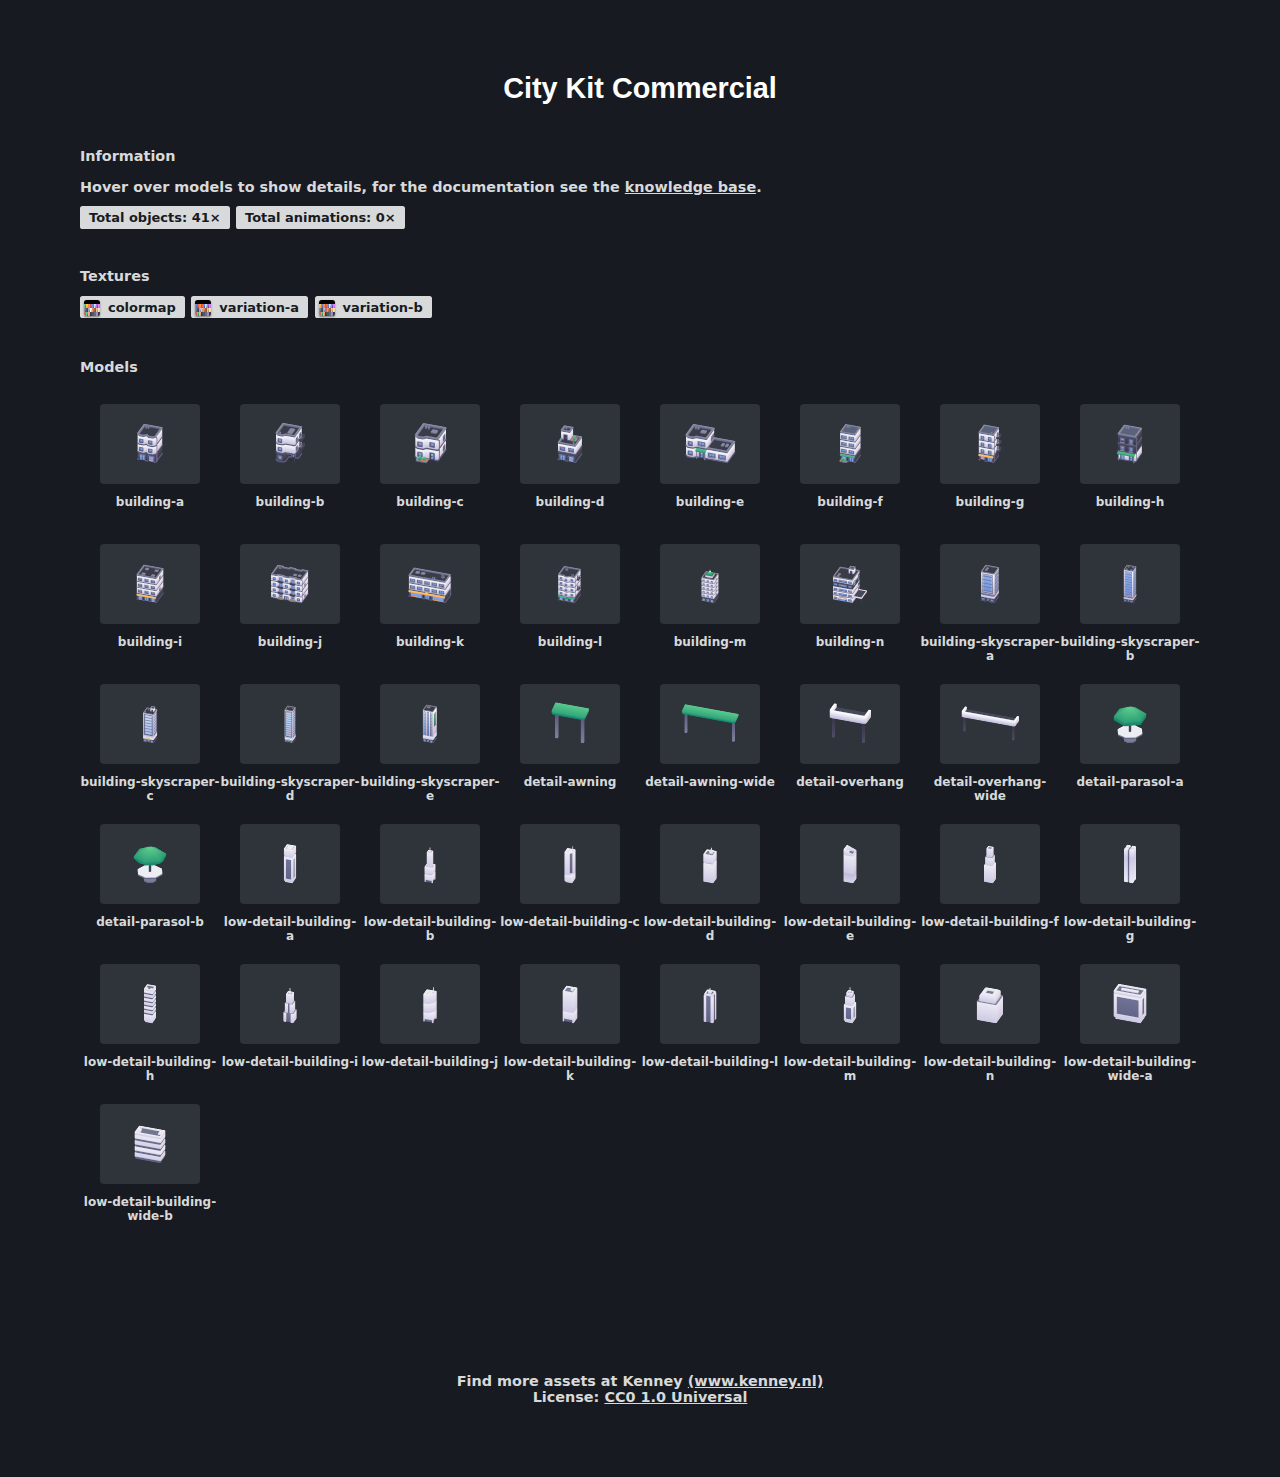
<file: static/assets/kenney_city-kit-commercial_2.1/Overview.html>
<!doctype html>

<html lang="en">
<head>
	<meta charset="utf-8">

	<title>City Kit Commercial</title>
	
	<meta name="description" content="Game assets overview">
	<meta name="author" content="Kenney">

</head>

<body>

	<div class='container header'><h1>City Kit Commercial</h1></div>
	
	<div class='container content'>
	
		<p><strong>Information</strong></p>
		
		<p>Hover over models to show details, for the documentation see the <a target='_blank' href='https://kenney.nl/knowledge-base/game-assets-3d/importing-3d-models-into-game-engines'>knowledge base</a>.</p>
		
		<p>
			<span class='data'><strong>Total objects:</strong> 41×</span><span class='data'><strong>Total animations:</strong> 0×</span>
		</p>
		
	</div>
	
	<div class='container content'>
	
		<p><strong>Textures</strong></p>
		
		<p><a href='Models/FBX format/Textures/colormap.png' target='_blank' class='data no-padding'><span class='swatch' style='background-image: url("Models/FBX format/Textures/colormap.png")'></span>colormap</a><a href='Models/Textures/variation-a.png' target='_blank' class='data no-padding'><span class='swatch' style='background-image: url("Models/Textures/variation-a.png")'></span>variation-a</a><a href='Models/Textures/variation-b.png' target='_blank' class='data no-padding'><span class='swatch' style='background-image: url("Models/Textures/variation-b.png")'></span>variation-b</a></p>
		
	</div>
	
	<div class='container content'>
	
		<p style='margin-bottom:2em'><strong>Models</strong></p>
		
		<div title='2074 vertices • 0 group(s) • 0 animation(s)' class='package'><img src='Previews/building-a.png'/><br>building-a</div>
<div title='2018 vertices • 0 group(s) • 0 animation(s)' class='package'><img src='Previews/building-b.png'/><br>building-b</div>
<div title='1953 vertices • 0 group(s) • 0 animation(s)' class='package'><img src='Previews/building-c.png'/><br>building-c</div>
<div title='1806 vertices • 0 group(s) • 0 animation(s)' class='package'><img src='Previews/building-d.png'/><br>building-d</div>
<div title='2443 vertices • 0 group(s) • 0 animation(s)' class='package'><img src='Previews/building-e.png'/><br>building-e</div>
<div title='2842 vertices • 0 group(s) • 0 animation(s)' class='package'><img src='Previews/building-f.png'/><br>building-f</div>
<div title='3176 vertices • 0 group(s) • 0 animation(s)' class='package'><img src='Previews/building-g.png'/><br>building-g</div>
<div title='2428 vertices • 0 group(s) • 0 animation(s)' class='package'><img src='Previews/building-h.png'/><br>building-h</div>
<div title='4012 vertices • 0 group(s) • 0 animation(s)' class='package'><img src='Previews/building-i.png'/><br>building-i</div>
<div title='8485 vertices • 0 group(s) • 0 animation(s)' class='package'><img src='Previews/building-j.png'/><br>building-j</div>
<div title='4736 vertices • 0 group(s) • 0 animation(s)' class='package'><img src='Previews/building-k.png'/><br>building-k</div>
<div title='5574 vertices • 0 group(s) • 0 animation(s)' class='package'><img src='Previews/building-l.png'/><br>building-l</div>
<div title='5764 vertices • 0 group(s) • 0 animation(s)' class='package'><img src='Previews/building-m.png'/><br>building-m</div>
<div title='6526 vertices • 0 group(s) • 0 animation(s)' class='package'><img src='Previews/building-n.png'/><br>building-n</div>
<div title='2118 vertices • 0 group(s) • 0 animation(s)' class='package'><img src='Previews/building-skyscraper-a.png'/><br>building-skyscraper-a</div>
<div title='2646 vertices • 0 group(s) • 0 animation(s)' class='package'><img src='Previews/building-skyscraper-b.png'/><br>building-skyscraper-b</div>
<div title='2862 vertices • 0 group(s) • 0 animation(s)' class='package'><img src='Previews/building-skyscraper-c.png'/><br>building-skyscraper-c</div>
<div title='3206 vertices • 0 group(s) • 0 animation(s)' class='package'><img src='Previews/building-skyscraper-d.png'/><br>building-skyscraper-d</div>
<div title='1938 vertices • 0 group(s) • 0 animation(s)' class='package'><img src='Previews/building-skyscraper-e.png'/><br>building-skyscraper-e</div>
<div title='76 vertices • 0 group(s) • 0 animation(s)' class='package'><img src='Previews/detail-awning.png'/><br>detail-awning</div>
<div title='76 vertices • 0 group(s) • 0 animation(s)' class='package'><img src='Previews/detail-awning-wide.png'/><br>detail-awning-wide</div>
<div title='100 vertices • 0 group(s) • 0 animation(s)' class='package'><img src='Previews/detail-overhang.png'/><br>detail-overhang</div>
<div title='100 vertices • 0 group(s) • 0 animation(s)' class='package'><img src='Previews/detail-overhang-wide.png'/><br>detail-overhang-wide</div>
<div title='172 vertices • 0 group(s) • 0 animation(s)' class='package'><img src='Previews/detail-parasol-a.png'/><br>detail-parasol-a</div>
<div title='208 vertices • 0 group(s) • 0 animation(s)' class='package'><img src='Previews/detail-parasol-b.png'/><br>detail-parasol-b</div>
<div title='252 vertices • 0 group(s) • 0 animation(s)' class='package'><img src='Previews/low-detail-building-a.png'/><br>low-detail-building-a</div>
<div title='280 vertices • 0 group(s) • 0 animation(s)' class='package'><img src='Previews/low-detail-building-b.png'/><br>low-detail-building-b</div>
<div title='210 vertices • 0 group(s) • 0 animation(s)' class='package'><img src='Previews/low-detail-building-c.png'/><br>low-detail-building-c</div>
<div title='140 vertices • 0 group(s) • 0 animation(s)' class='package'><img src='Previews/low-detail-building-d.png'/><br>low-detail-building-d</div>
<div title='128 vertices • 0 group(s) • 0 animation(s)' class='package'><img src='Previews/low-detail-building-e.png'/><br>low-detail-building-e</div>
<div title='104 vertices • 0 group(s) • 0 animation(s)' class='package'><img src='Previews/low-detail-building-f.png'/><br>low-detail-building-f</div>
<div title='280 vertices • 0 group(s) • 0 animation(s)' class='package'><img src='Previews/low-detail-building-g.png'/><br>low-detail-building-g</div>
<div title='476 vertices • 0 group(s) • 0 animation(s)' class='package'><img src='Previews/low-detail-building-h.png'/><br>low-detail-building-h</div>
<div title='200 vertices • 0 group(s) • 0 animation(s)' class='package'><img src='Previews/low-detail-building-i.png'/><br>low-detail-building-i</div>
<div title='282 vertices • 0 group(s) • 0 animation(s)' class='package'><img src='Previews/low-detail-building-j.png'/><br>low-detail-building-j</div>
<div title='116 vertices • 0 group(s) • 0 animation(s)' class='package'><img src='Previews/low-detail-building-k.png'/><br>low-detail-building-k</div>
<div title='208 vertices • 0 group(s) • 0 animation(s)' class='package'><img src='Previews/low-detail-building-l.png'/><br>low-detail-building-l</div>
<div title='256 vertices • 0 group(s) • 0 animation(s)' class='package'><img src='Previews/low-detail-building-m.png'/><br>low-detail-building-m</div>
<div title='84 vertices • 0 group(s) • 0 animation(s)' class='package'><img src='Previews/low-detail-building-n.png'/><br>low-detail-building-n</div>
<div title='220 vertices • 0 group(s) • 0 animation(s)' class='package'><img src='Previews/low-detail-building-wide-a.png'/><br>low-detail-building-wide-a</div>
<div title='324 vertices • 0 group(s) • 0 animation(s)' class='package'><img src='Previews/low-detail-building-wide-b.png'/><br>low-detail-building-wide-b</div>

		
	</div>
	
	<div class='clear'></div>
	
	<div class='container footer'>
	
		Find more assets at Kenney <a href='https://kenney.nl/assets'>(www.kenney.nl)</a><br>
		
		License: <a href='https://creativecommons.org/publicdomain/zero/1.0/'>CC0 1.0 Universal</a>
	
	</div>

</body>

	<style>
	
		body{
		
			font-family:system-ui;
			font-size:0.9em;
			font-weight:600;
			
			color:#d7d9da;
			background-color:#171B21;
			
			margin-top:5em;
			margin-bottom:5em;
			
			overflow-y:scroll;
			
		}
		
		h1{
		
			color:#FFFFFF;
			font-family:sans-serif;
			margin-bottom:1.2em;
		
		}
		
		a{ color:#d7d9da; }
		a:hover{ color:#ffbe07; }
	
		.container{
		
			max-width:1120px;
			margin:0 auto;
			
		}
		
		.container.header{
		
			text-align:center;
			margin-bottom:2.5em
		
		}
		
		.container.content{ margin-top:3em; }
		
		.container.footer{
		
			margin-top:1em;
			text-align:center
		
		}
	
		.package{
		
			float:left;
		
			width:12.5%;
			min-width:104px;
			
			height:140px;
			
			text-align:center;
			
			color:#d7d9da;
			text-decoration:none;
			
			font-size:12px;
			
			position:relative;
			
		}
		
		.package img{
		
			background-color:#2f333a;
			padding:8px 18px;
			border-radius:4px;
	
			width:64px;
			margin-bottom:8px;
		
		}
		
		.package img:hover{ background-color:#ECECEC; }
		
		.data{
		
			color: #171b21;
			background-color: #d7d9da;
			padding: 0.3em 0.7em;
			border-radius: 0.2em;
			font-size: 90%;
			
			margin-right:0.5em;
			text-decoration:none;
			
		}
		
		.data:hover{ background-color:#ffbe07; color:#171b21; }
		.no-padding{ padding-left:4px; }
		
		.swatch{
		
			display:inline-block;
		
			width: 16px; height: 16px;
			vertical-align: text-top;
			border-radius: 0.2em;
			
			margin-right: 8px;
			
			box-shadow: 0px 1px 2px #00000070;
			
			background-size:cover;
			
		}
		
		.animated{
		
			position: absolute;
			color: #171b21;
			background-color: #ffbe07;
			padding: 1px 5px;
			text-transform: uppercase;
			font-size: 10px;
			font-weight: bold;
			border-radius: 2px;
			pointer-events: none;
		
		}
	
		.clear{ clear:both; height:8em }
	
	</style>
	
</html>
</file>
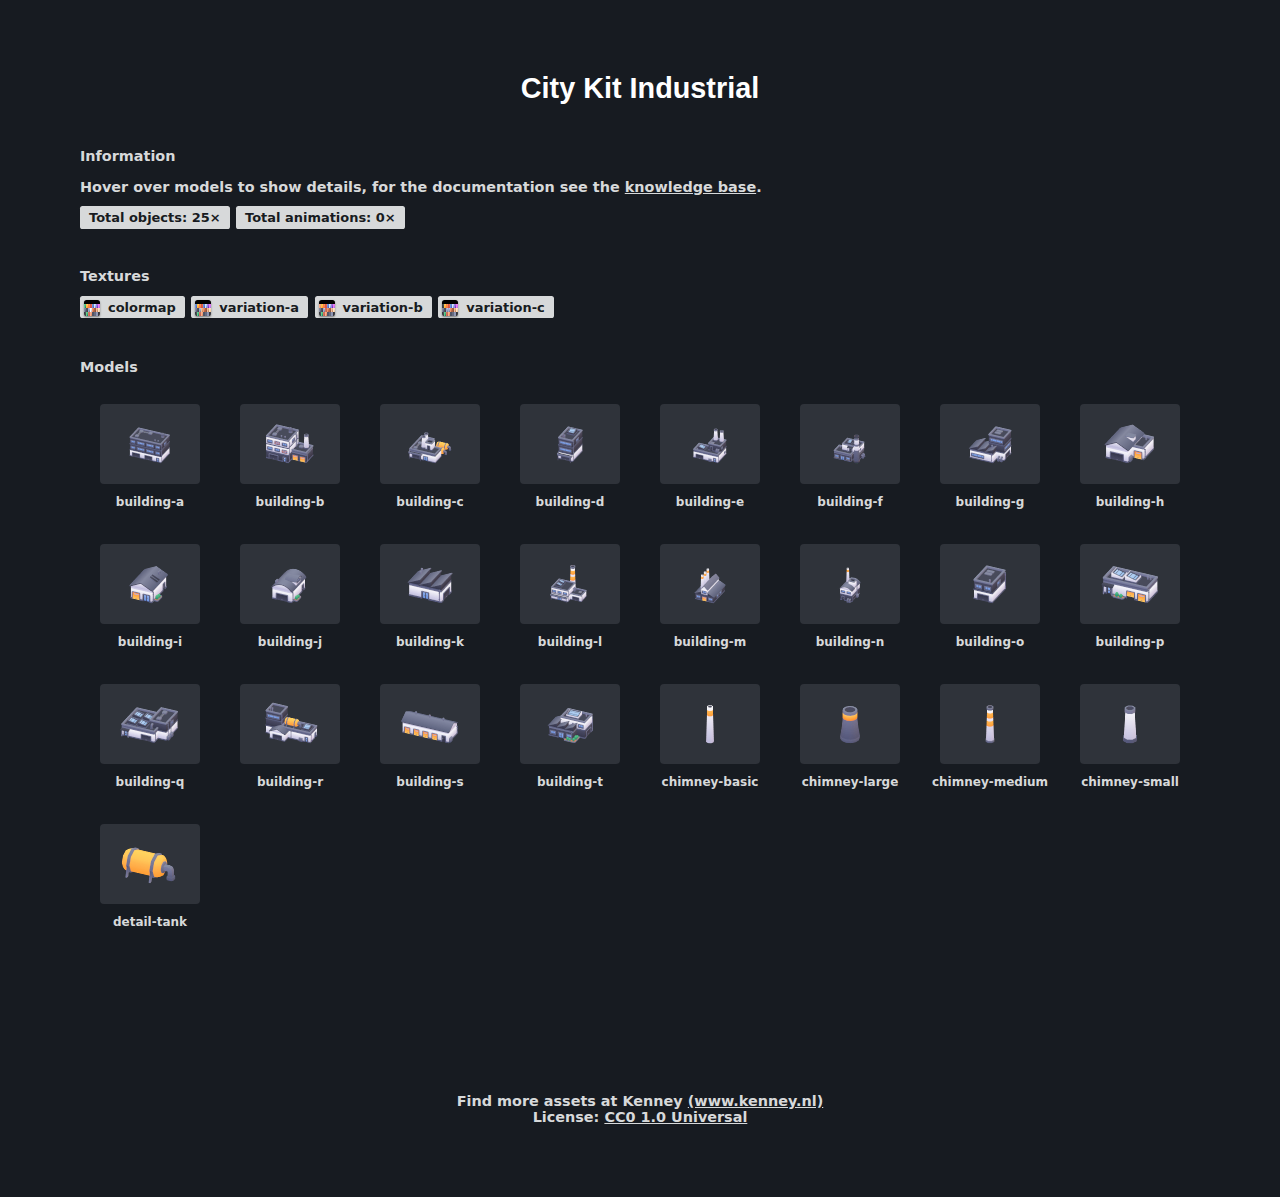
<file: static/assets/kenney_city-kit-industrial_1.0/Overview.html>
<!doctype html>

<html lang="en">
<head>
	<meta charset="utf-8">

	<title>City Kit Industrial</title>
	
	<meta name="description" content="Game assets overview">
	<meta name="author" content="Kenney">

</head>

<body>

	<div class='container header'><h1>City Kit Industrial</h1></div>
	
	<div class='container content'>
	
		<p><strong>Information</strong></p>
		
		<p>Hover over models to show details, for the documentation see the <a target='_blank' href='https://kenney.nl/knowledge-base/game-assets-3d/importing-3d-models-into-game-engines'>knowledge base</a>.</p>
		
		<p>
			<span class='data'><strong>Total objects:</strong> 25×</span><span class='data'><strong>Total animations:</strong> 0×</span>
		</p>
		
	</div>
	
	<div class='container content'>
	
		<p><strong>Textures</strong></p>
		
		<p><a href='Models/FBX format/Textures/colormap.png' target='_blank' class='data no-padding'><span class='swatch' style='background-image: url("Models/FBX format/Textures/colormap.png")'></span>colormap</a><a href='Models/Textures/variation-a.png' target='_blank' class='data no-padding'><span class='swatch' style='background-image: url("Models/Textures/variation-a.png")'></span>variation-a</a><a href='Models/Textures/variation-b.png' target='_blank' class='data no-padding'><span class='swatch' style='background-image: url("Models/Textures/variation-b.png")'></span>variation-b</a><a href='Models/Textures/variation-c.png' target='_blank' class='data no-padding'><span class='swatch' style='background-image: url("Models/Textures/variation-c.png")'></span>variation-c</a></p>
		
	</div>
	
	<div class='container content'>
	
		<p style='margin-bottom:2em'><strong>Models</strong></p>
		
		<div title='3390 vertices • 0 group(s) • 0 animation(s)' class='package'><img src='Previews/building-a.png'/><br>building-a</div>
<div title='4066 vertices • 0 group(s) • 0 animation(s)' class='package'><img src='Previews/building-b.png'/><br>building-b</div>
<div title='3062 vertices • 0 group(s) • 0 animation(s)' class='package'><img src='Previews/building-c.png'/><br>building-c</div>
<div title='1906 vertices • 0 group(s) • 0 animation(s)' class='package'><img src='Previews/building-d.png'/><br>building-d</div>
<div title='2462 vertices • 0 group(s) • 0 animation(s)' class='package'><img src='Previews/building-e.png'/><br>building-e</div>
<div title='2568 vertices • 0 group(s) • 0 animation(s)' class='package'><img src='Previews/building-f.png'/><br>building-f</div>
<div title='2024 vertices • 0 group(s) • 0 animation(s)' class='package'><img src='Previews/building-g.png'/><br>building-g</div>
<div title='1190 vertices • 0 group(s) • 0 animation(s)' class='package'><img src='Previews/building-h.png'/><br>building-h</div>
<div title='1390 vertices • 0 group(s) • 0 animation(s)' class='package'><img src='Previews/building-i.png'/><br>building-i</div>
<div title='1524 vertices • 0 group(s) • 0 animation(s)' class='package'><img src='Previews/building-j.png'/><br>building-j</div>
<div title='1228 vertices • 0 group(s) • 0 animation(s)' class='package'><img src='Previews/building-k.png'/><br>building-k</div>
<div title='3098 vertices • 0 group(s) • 0 animation(s)' class='package'><img src='Previews/building-l.png'/><br>building-l</div>
<div title='2634 vertices • 0 group(s) • 0 animation(s)' class='package'><img src='Previews/building-m.png'/><br>building-m</div>
<div title='2070 vertices • 0 group(s) • 0 animation(s)' class='package'><img src='Previews/building-n.png'/><br>building-n</div>
<div title='1438 vertices • 0 group(s) • 0 animation(s)' class='package'><img src='Previews/building-o.png'/><br>building-o</div>
<div title='1968 vertices • 0 group(s) • 0 animation(s)' class='package'><img src='Previews/building-p.png'/><br>building-p</div>
<div title='3470 vertices • 0 group(s) • 0 animation(s)' class='package'><img src='Previews/building-q.png'/><br>building-q</div>
<div title='3162 vertices • 0 group(s) • 0 animation(s)' class='package'><img src='Previews/building-r.png'/><br>building-r</div>
<div title='1534 vertices • 0 group(s) • 0 animation(s)' class='package'><img src='Previews/building-s.png'/><br>building-s</div>
<div title='2668 vertices • 0 group(s) • 0 animation(s)' class='package'><img src='Previews/building-t.png'/><br>building-t</div>
<div title='128 vertices • 0 group(s) • 0 animation(s)' class='package'><img src='Previews/chimney-basic.png'/><br>chimney-basic</div>
<div title='384 vertices • 0 group(s) • 0 animation(s)' class='package'><img src='Previews/chimney-large.png'/><br>chimney-large</div>
<div title='256 vertices • 0 group(s) • 0 animation(s)' class='package'><img src='Previews/chimney-medium.png'/><br>chimney-medium</div>
<div title='176 vertices • 0 group(s) • 0 animation(s)' class='package'><img src='Previews/chimney-small.png'/><br>chimney-small</div>
<div title='420 vertices • 0 group(s) • 0 animation(s)' class='package'><img src='Previews/detail-tank.png'/><br>detail-tank</div>

		
	</div>
	
	<div class='clear'></div>
	
	<div class='container footer'>
	
		Find more assets at Kenney <a href='https://kenney.nl/assets'>(www.kenney.nl)</a><br>
		
		License: <a href='https://creativecommons.org/publicdomain/zero/1.0/'>CC0 1.0 Universal</a>
	
	</div>

</body>

	<style>
	
		body{
		
			font-family:system-ui;
			font-size:0.9em;
			font-weight:600;
			
			color:#d7d9da;
			background-color:#171B21;
			
			margin-top:5em;
			margin-bottom:5em;
			
			overflow-y:scroll;
			
		}
		
		h1{
		
			color:#FFFFFF;
			font-family:sans-serif;
			margin-bottom:1.2em;
		
		}
		
		a{ color:#d7d9da; }
		a:hover{ color:#ffbe07; }
	
		.container{
		
			max-width:1120px;
			margin:0 auto;
			
		}
		
		.container.header{
		
			text-align:center;
			margin-bottom:2.5em
		
		}
		
		.container.content{ margin-top:3em; }
		
		.container.footer{
		
			margin-top:1em;
			text-align:center
		
		}
	
		.package{
		
			float:left;
		
			width:12.5%;
			min-width:104px;
			
			height:140px;
			
			text-align:center;
			
			color:#d7d9da;
			text-decoration:none;
			
			font-size:12px;
			
			position:relative;
			
		}
		
		.package img{
		
			background-color:#2f333a;
			padding:8px 18px;
			border-radius:4px;
	
			width:64px;
			margin-bottom:8px;
		
		}
		
		.package img:hover{ background-color:#ECECEC; }
		
		.data{
		
			color: #171b21;
			background-color: #d7d9da;
			padding: 0.3em 0.7em;
			border-radius: 0.2em;
			font-size: 90%;
			
			margin-right:0.5em;
			text-decoration:none;
			
		}
		
		.data:hover{ background-color:#ffbe07; color:#171b21; }
		.no-padding{ padding-left:4px; }
		
		.swatch{
		
			display:inline-block;
		
			width: 16px; height: 16px;
			vertical-align: text-top;
			border-radius: 0.2em;
			
			margin-right: 8px;
			
			box-shadow: 0px 1px 2px #00000070;
			
			background-size:cover;
			
		}
		
		.animated{
		
			position: absolute;
			color: #171b21;
			background-color: #ffbe07;
			padding: 1px 5px;
			text-transform: uppercase;
			font-size: 10px;
			font-weight: bold;
			border-radius: 2px;
			pointer-events: none;
		
		}
	
		.clear{ clear:both; height:8em }
	
	</style>
	
</html>
</file>
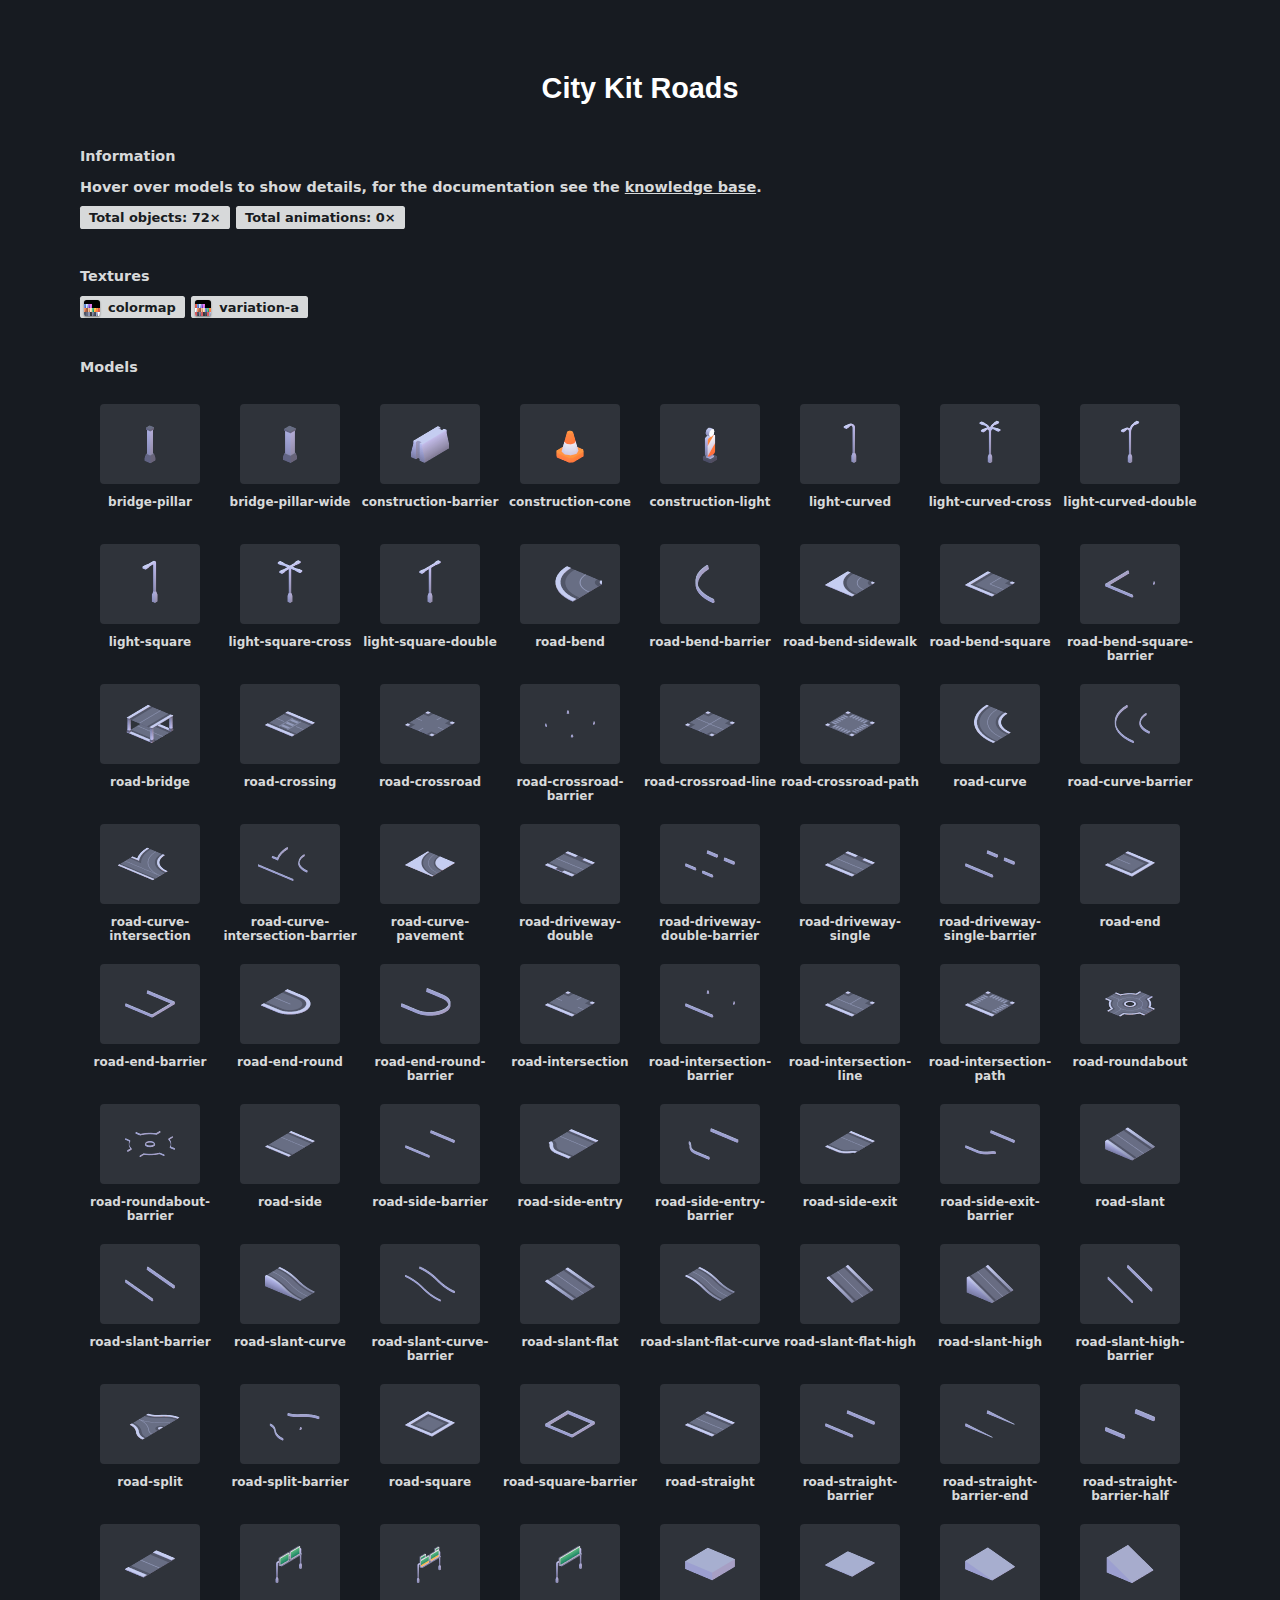
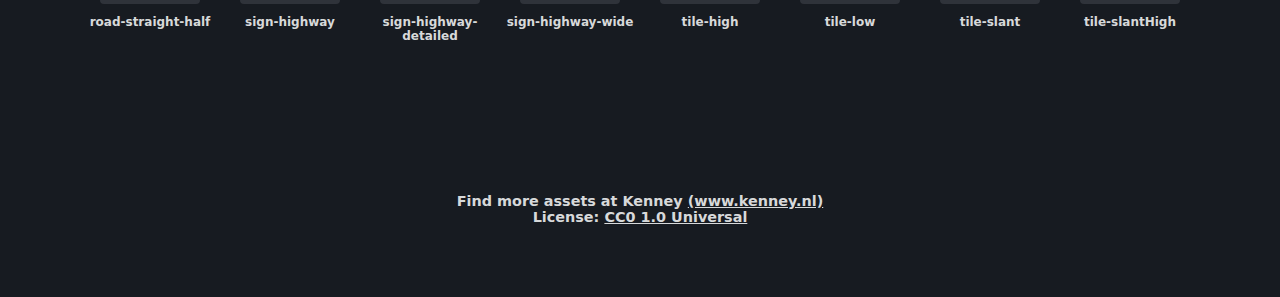
<file: static/assets/kenney_city-kit-roads/Overview.html>
<!doctype html>

<html lang="en">
<head>
	<meta charset="utf-8">

	<title>City Kit Roads</title>
	
	<meta name="description" content="Game assets overview">
	<meta name="author" content="Kenney">

</head>

<body>

	<div class='container header'><h1>City Kit Roads</h1></div>
	
	<div class='container content'>
	
		<p><strong>Information</strong></p>
		
		<p>Hover over models to show details, for the documentation see the <a target='_blank' href='https://kenney.nl/knowledge-base/game-assets-3d/importing-3d-models-into-game-engines'>knowledge base</a>.</p>
		
		<p>
			<span class='data'><strong>Total objects:</strong> 72×</span><span class='data'><strong>Total animations:</strong> 0×</span>
		</p>
		
	</div>
	
	<div class='container content'>
	
		<p><strong>Textures</strong></p>
		
		<p><a href='Models/FBX format/Textures/colormap.png' target='_blank' class='data no-padding'><span class='swatch' style='background-image: url("Models/FBX format/Textures/colormap.png")'></span>colormap</a><a href='Models/Textures/variation-a.png' target='_blank' class='data no-padding'><span class='swatch' style='background-image: url("Models/Textures/variation-a.png")'></span>variation-a</a></p>
		
	</div>
	
	<div class='container content'>
	
		<p style='margin-bottom:2em'><strong>Models</strong></p>
		
		<div title='80 vertices • 0 group(s) • 0 animation(s)' class='package'><img src='Previews/bridge-pillar.png'/><br>bridge-pillar</div>
<div title='80 vertices • 0 group(s) • 0 animation(s)' class='package'><img src='Previews/bridge-pillar-wide.png'/><br>bridge-pillar-wide</div>
<div title='96 vertices • 0 group(s) • 0 animation(s)' class='package'><img src='Previews/construction-barrier.png'/><br>construction-barrier</div>
<div title='104 vertices • 0 group(s) • 0 animation(s)' class='package'><img src='Previews/construction-cone.png'/><br>construction-cone</div>
<div title='176 vertices • 0 group(s) • 0 animation(s)' class='package'><img src='Previews/construction-light.png'/><br>construction-light</div>
<div title='156 vertices • 0 group(s) • 0 animation(s)' class='package'><img src='Previews/light-curved.png'/><br>light-curved</div>
<div title='448 vertices • 0 group(s) • 0 animation(s)' class='package'><img src='Previews/light-curved-cross.png'/><br>light-curved-cross</div>
<div title='250 vertices • 0 group(s) • 0 animation(s)' class='package'><img src='Previews/light-curved-double.png'/><br>light-curved-double</div>
<div title='106 vertices • 0 group(s) • 0 animation(s)' class='package'><img src='Previews/light-square.png'/><br>light-square</div>
<div title='236 vertices • 0 group(s) • 0 animation(s)' class='package'><img src='Previews/light-square-cross.png'/><br>light-square-cross</div>
<div title='150 vertices • 0 group(s) • 0 animation(s)' class='package'><img src='Previews/light-square-double.png'/><br>light-square-double</div>
<div title='352 vertices • 0 group(s) • 0 animation(s)' class='package'><img src='Previews/road-bend.png'/><br>road-bend</div>
<div title='204 vertices • 0 group(s) • 0 animation(s)' class='package'><img src='Previews/road-bend-barrier.png'/><br>road-bend-barrier</div>
<div title='292 vertices • 0 group(s) • 0 animation(s)' class='package'><img src='Previews/road-bend-sidewalk.png'/><br>road-bend-sidewalk</div>
<div title='92 vertices • 0 group(s) • 0 animation(s)' class='package'><img src='Previews/road-bend-square.png'/><br>road-bend-square</div>
<div title='84 vertices • 0 group(s) • 0 animation(s)' class='package'><img src='Previews/road-bend-square-barrier.png'/><br>road-bend-square-barrier</div>
<div title='464 vertices • 0 group(s) • 0 animation(s)' class='package'><img src='Previews/road-bridge.png'/><br>road-bridge</div>
<div title='140 vertices • 0 group(s) • 0 animation(s)' class='package'><img src='Previews/road-crossing.png'/><br>road-crossing</div>
<div title='168 vertices • 0 group(s) • 0 animation(s)' class='package'><img src='Previews/road-crossroad.png'/><br>road-crossroad</div>
<div title='192 vertices • 0 group(s) • 0 animation(s)' class='package'><img src='Previews/road-crossroad-barrier.png'/><br>road-crossroad-barrier</div>
<div title='160 vertices • 0 group(s) • 0 animation(s)' class='package'><img src='Previews/road-crossroad-line.png'/><br>road-crossroad-line</div>
<div title='320 vertices • 0 group(s) • 0 animation(s)' class='package'><img src='Previews/road-crossroad-path.png'/><br>road-crossroad-path</div>
<div title='424 vertices • 0 group(s) • 0 animation(s)' class='package'><img src='Previews/road-curve.png'/><br>road-curve</div>
<div title='312 vertices • 0 group(s) • 0 animation(s)' class='package'><img src='Previews/road-curve-barrier.png'/><br>road-curve-barrier</div>
<div title='402 vertices • 0 group(s) • 0 animation(s)' class='package'><img src='Previews/road-curve-intersection.png'/><br>road-curve-intersection</div>
<div title='266 vertices • 0 group(s) • 0 animation(s)' class='package'><img src='Previews/road-curve-intersection-barrier.png'/><br>road-curve-intersection-barrier</div>
<div title='292 vertices • 0 group(s) • 0 animation(s)' class='package'><img src='Previews/road-curve-pavement.png'/><br>road-curve-pavement</div>
<div title='120 vertices • 0 group(s) • 0 animation(s)' class='package'><img src='Previews/road-driveway-double.png'/><br>road-driveway-double</div>
<div title='96 vertices • 0 group(s) • 0 animation(s)' class='package'><img src='Previews/road-driveway-double-barrier.png'/><br>road-driveway-double-barrier</div>
<div title='98 vertices • 0 group(s) • 0 animation(s)' class='package'><img src='Previews/road-driveway-single.png'/><br>road-driveway-single</div>
<div title='72 vertices • 0 group(s) • 0 animation(s)' class='package'><img src='Previews/road-driveway-single-barrier.png'/><br>road-driveway-single-barrier</div>
<div title='66 vertices • 0 group(s) • 0 animation(s)' class='package'><img src='Previews/road-end.png'/><br>road-end</div>
<div title='48 vertices • 0 group(s) • 0 animation(s)' class='package'><img src='Previews/road-end-barrier.png'/><br>road-end-barrier</div>
<div title='302 vertices • 0 group(s) • 0 animation(s)' class='package'><img src='Previews/road-end-round.png'/><br>road-end-round</div>
<div title='284 vertices • 0 group(s) • 0 animation(s)' class='package'><img src='Previews/road-end-round-barrier.png'/><br>road-end-round-barrier</div>
<div title='124 vertices • 0 group(s) • 0 animation(s)' class='package'><img src='Previews/road-intersection.png'/><br>road-intersection</div>
<div title='120 vertices • 0 group(s) • 0 animation(s)' class='package'><img src='Previews/road-intersection-barrier.png'/><br>road-intersection-barrier</div>
<div title='116 vertices • 0 group(s) • 0 animation(s)' class='package'><img src='Previews/road-intersection-line.png'/><br>road-intersection-line</div>
<div title='238 vertices • 0 group(s) • 0 animation(s)' class='package'><img src='Previews/road-intersection-path.png'/><br>road-intersection-path</div>
<div title='1966 vertices • 0 group(s) • 0 animation(s)' class='package'><img src='Previews/road-roundabout.png'/><br>road-roundabout</div>
<div title='1154 vertices • 0 group(s) • 0 animation(s)' class='package'><img src='Previews/road-roundabout-barrier.png'/><br>road-roundabout-barrier</div>
<div title='72 vertices • 0 group(s) • 0 animation(s)' class='package'><img src='Previews/road-side.png'/><br>road-side</div>
<div title='48 vertices • 0 group(s) • 0 animation(s)' class='package'><img src='Previews/road-side-barrier.png'/><br>road-side-barrier</div>
<div title='432 vertices • 0 group(s) • 0 animation(s)' class='package'><img src='Previews/road-side-entry.png'/><br>road-side-entry</div>
<div title='354 vertices • 0 group(s) • 0 animation(s)' class='package'><img src='Previews/road-side-entry-barrier.png'/><br>road-side-entry-barrier</div>
<div title='432 vertices • 0 group(s) • 0 animation(s)' class='package'><img src='Previews/road-side-exit.png'/><br>road-side-exit</div>
<div title='354 vertices • 0 group(s) • 0 animation(s)' class='package'><img src='Previews/road-side-exit-barrier.png'/><br>road-side-exit-barrier</div>
<div title='72 vertices • 0 group(s) • 0 animation(s)' class='package'><img src='Previews/road-slant.png'/><br>road-slant</div>
<div title='48 vertices • 0 group(s) • 0 animation(s)' class='package'><img src='Previews/road-slant-barrier.png'/><br>road-slant-barrier</div>
<div title='894 vertices • 0 group(s) • 0 animation(s)' class='package'><img src='Previews/road-slant-curve.png'/><br>road-slant-curve</div>
<div title='720 vertices • 0 group(s) • 0 animation(s)' class='package'><img src='Previews/road-slant-curve-barrier.png'/><br>road-slant-curve-barrier</div>
<div title='72 vertices • 0 group(s) • 0 animation(s)' class='package'><img src='Previews/road-slant-flat.png'/><br>road-slant-flat</div>
<div title='1046 vertices • 0 group(s) • 0 animation(s)' class='package'><img src='Previews/road-slant-flat-curve.png'/><br>road-slant-flat-curve</div>
<div title='72 vertices • 0 group(s) • 0 animation(s)' class='package'><img src='Previews/road-slant-flat-high.png'/><br>road-slant-flat-high</div>
<div title='72 vertices • 0 group(s) • 0 animation(s)' class='package'><img src='Previews/road-slant-high.png'/><br>road-slant-high</div>
<div title='48 vertices • 0 group(s) • 0 animation(s)' class='package'><img src='Previews/road-slant-high-barrier.png'/><br>road-slant-high-barrier</div>
<div title='1110 vertices • 0 group(s) • 0 animation(s)' class='package'><img src='Previews/road-split.png'/><br>road-split</div>
<div title='762 vertices • 0 group(s) • 0 animation(s)' class='package'><img src='Previews/road-split-barrier.png'/><br>road-split-barrier</div>
<div title='56 vertices • 0 group(s) • 0 animation(s)' class='package'><img src='Previews/road-square.png'/><br>road-square</div>
<div title='48 vertices • 0 group(s) • 0 animation(s)' class='package'><img src='Previews/road-square-barrier.png'/><br>road-square-barrier</div>
<div title='72 vertices • 0 group(s) • 0 animation(s)' class='package'><img src='Previews/road-straight.png'/><br>road-straight</div>
<div title='48 vertices • 0 group(s) • 0 animation(s)' class='package'><img src='Previews/road-straight-barrier.png'/><br>road-straight-barrier</div>
<div title='36 vertices • 0 group(s) • 0 animation(s)' class='package'><img src='Previews/road-straight-barrier-end.png'/><br>road-straight-barrier-end</div>
<div title='48 vertices • 0 group(s) • 0 animation(s)' class='package'><img src='Previews/road-straight-barrier-half.png'/><br>road-straight-barrier-half</div>
<div title='72 vertices • 0 group(s) • 0 animation(s)' class='package'><img src='Previews/road-straight-half.png'/><br>road-straight-half</div>
<div title='300 vertices • 0 group(s) • 0 animation(s)' class='package'><img src='Previews/sign-highway.png'/><br>sign-highway</div>
<div title='420 vertices • 0 group(s) • 0 animation(s)' class='package'><img src='Previews/sign-highway-detailed.png'/><br>sign-highway-detailed</div>
<div title='244 vertices • 0 group(s) • 0 animation(s)' class='package'><img src='Previews/sign-highway-wide.png'/><br>sign-highway-wide</div>
<div title='24 vertices • 0 group(s) • 0 animation(s)' class='package'><img src='Previews/tile-high.png'/><br>tile-high</div>
<div title='24 vertices • 0 group(s) • 0 animation(s)' class='package'><img src='Previews/tile-low.png'/><br>tile-low</div>
<div title='24 vertices • 0 group(s) • 0 animation(s)' class='package'><img src='Previews/tile-slant.png'/><br>tile-slant</div>
<div title='24 vertices • 0 group(s) • 0 animation(s)' class='package'><img src='Previews/tile-slantHigh.png'/><br>tile-slantHigh</div>

		
	</div>
	
	<div class='clear'></div>
	
	<div class='container footer'>
	
		Find more assets at Kenney <a href='https://kenney.nl/assets'>(www.kenney.nl)</a><br>
		
		License: <a href='https://creativecommons.org/publicdomain/zero/1.0/'>CC0 1.0 Universal</a>
	
	</div>

</body>

	<style>
	
		body{
		
			font-family:system-ui;
			font-size:0.9em;
			font-weight:600;
			
			color:#d7d9da;
			background-color:#171B21;
			
			margin-top:5em;
			margin-bottom:5em;
			
			overflow-y:scroll;
			
		}
		
		h1{
		
			color:#FFFFFF;
			font-family:sans-serif;
			margin-bottom:1.2em;
		
		}
		
		a{ color:#d7d9da; }
		a:hover{ color:#ffbe07; }
	
		.container{
		
			max-width:1120px;
			margin:0 auto;
			
		}
		
		.container.header{
		
			text-align:center;
			margin-bottom:2.5em
		
		}
		
		.container.content{ margin-top:3em; }
		
		.container.footer{
		
			margin-top:1em;
			text-align:center
		
		}
	
		.package{
		
			float:left;
		
			width:12.5%;
			min-width:104px;
			
			height:140px;
			
			text-align:center;
			
			color:#d7d9da;
			text-decoration:none;
			
			font-size:12px;
			
			position:relative;
			
		}
		
		.package img{
		
			background-color:#2f333a;
			padding:8px 18px;
			border-radius:4px;
	
			width:64px;
			margin-bottom:8px;
		
		}
		
		.package img:hover{ background-color:#ECECEC; }
		
		.data{
		
			color: #171b21;
			background-color: #d7d9da;
			padding: 0.3em 0.7em;
			border-radius: 0.2em;
			font-size: 90%;
			
			margin-right:0.5em;
			text-decoration:none;
			
		}
		
		.data:hover{ background-color:#ffbe07; color:#171b21; }
		.no-padding{ padding-left:4px; }
		
		.swatch{
		
			display:inline-block;
		
			width: 16px; height: 16px;
			vertical-align: text-top;
			border-radius: 0.2em;
			
			margin-right: 8px;
			
			box-shadow: 0px 1px 2px #00000070;
			
			background-size:cover;
			
		}
		
		.animated{
		
			position: absolute;
			color: #171b21;
			background-color: #ffbe07;
			padding: 1px 5px;
			text-transform: uppercase;
			font-size: 10px;
			font-weight: bold;
			border-radius: 2px;
			pointer-events: none;
		
		}
	
		.clear{ clear:both; height:8em }
	
	</style>
	
</html>
</file>
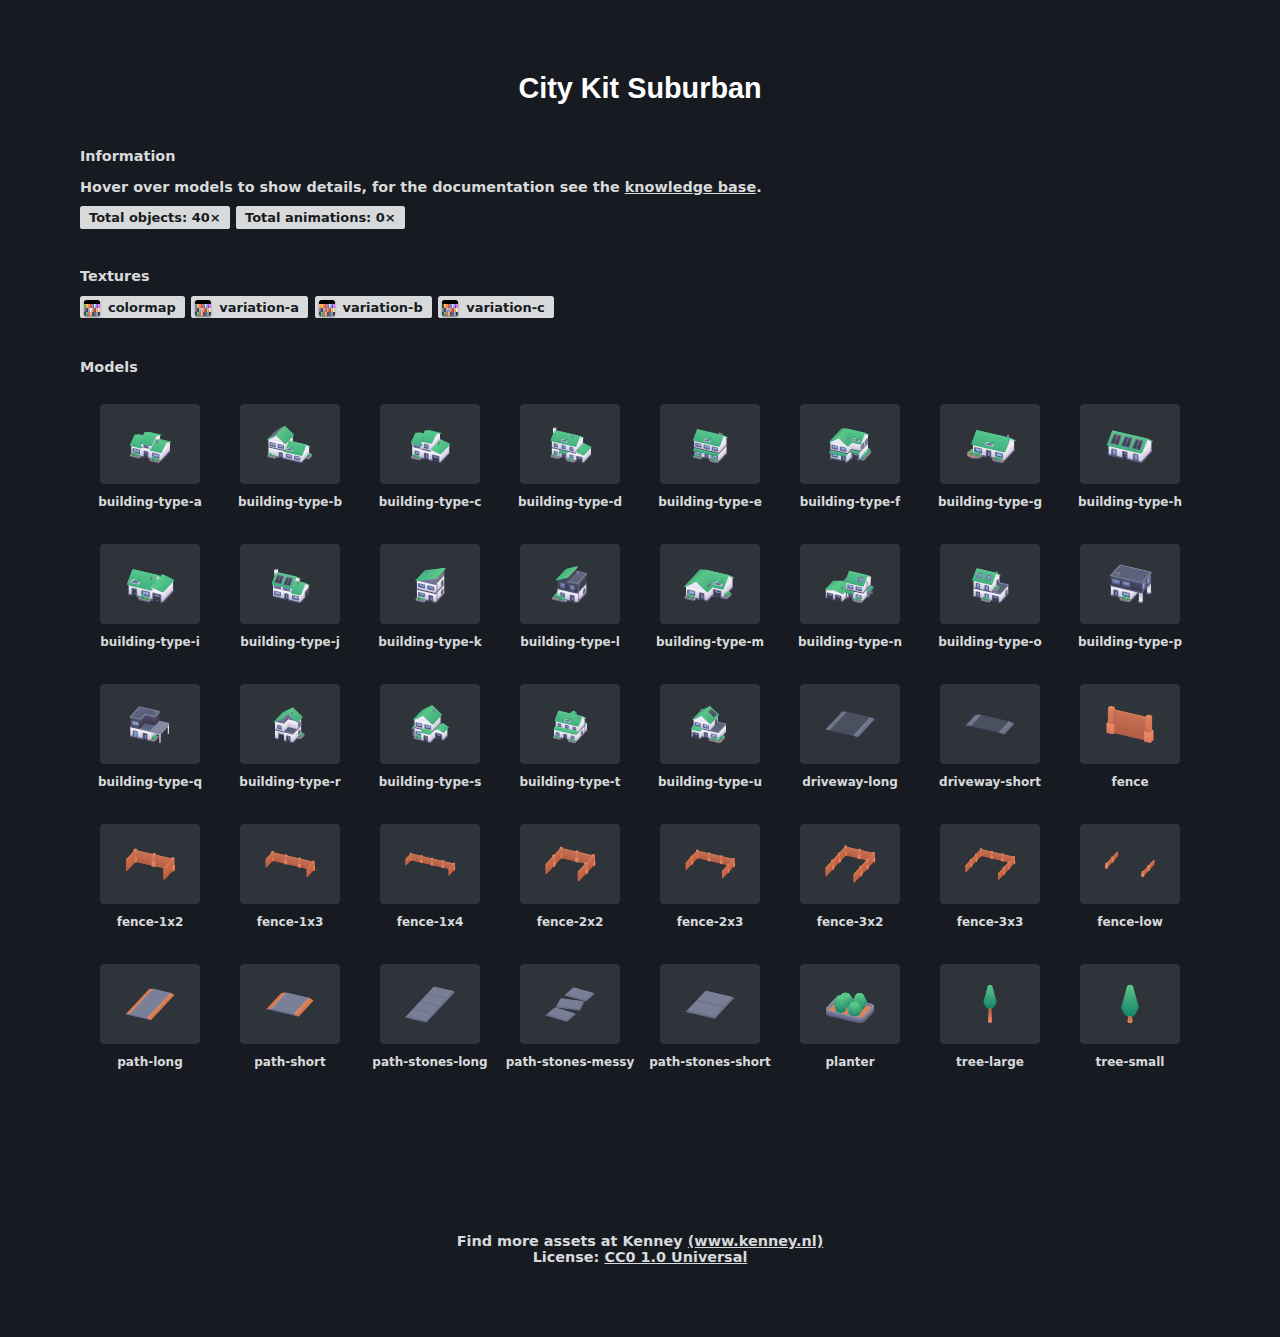
<file: static/assets/kenney_city-kit-suburban_20/Overview.html>
<!doctype html>

<html lang="en">
<head>
	<meta charset="utf-8">

	<title>City Kit Suburban</title>
	
	<meta name="description" content="Game assets overview">
	<meta name="author" content="Kenney">

</head>

<body>

	<div class='container header'><h1>City Kit Suburban</h1></div>
	
	<div class='container content'>
	
		<p><strong>Information</strong></p>
		
		<p>Hover over models to show details, for the documentation see the <a target='_blank' href='https://kenney.nl/knowledge-base/game-assets-3d/importing-3d-models-into-game-engines'>knowledge base</a>.</p>
		
		<p>
			<span class='data'><strong>Total objects:</strong> 40×</span><span class='data'><strong>Total animations:</strong> 0×</span>
		</p>
		
	</div>
	
	<div class='container content'>
	
		<p><strong>Textures</strong></p>
		
		<p><a href='Models/FBX format/Textures/colormap.png' target='_blank' class='data no-padding'><span class='swatch' style='background-image: url("Models/FBX format/Textures/colormap.png")'></span>colormap</a><a href='Models/Textures/variation-a.png' target='_blank' class='data no-padding'><span class='swatch' style='background-image: url("Models/Textures/variation-a.png")'></span>variation-a</a><a href='Models/Textures/variation-b.png' target='_blank' class='data no-padding'><span class='swatch' style='background-image: url("Models/Textures/variation-b.png")'></span>variation-b</a><a href='Models/Textures/variation-c.png' target='_blank' class='data no-padding'><span class='swatch' style='background-image: url("Models/Textures/variation-c.png")'></span>variation-c</a></p>
		
	</div>
	
	<div class='container content'>
	
		<p style='margin-bottom:2em'><strong>Models</strong></p>
		
		<div title='1870 vertices • 0 group(s) • 0 animation(s)' class='package'><img src='Previews/building-type-a.png'/><br>building-type-a</div>
<div title='2798 vertices • 0 group(s) • 0 animation(s)' class='package'><img src='Previews/building-type-b.png'/><br>building-type-b</div>
<div title='1886 vertices • 0 group(s) • 0 animation(s)' class='package'><img src='Previews/building-type-c.png'/><br>building-type-c</div>
<div title='2811 vertices • 0 group(s) • 0 animation(s)' class='package'><img src='Previews/building-type-d.png'/><br>building-type-d</div>
<div title='2777 vertices • 0 group(s) • 0 animation(s)' class='package'><img src='Previews/building-type-e.png'/><br>building-type-e</div>
<div title='2644 vertices • 0 group(s) • 0 animation(s)' class='package'><img src='Previews/building-type-f.png'/><br>building-type-f</div>
<div title='1779 vertices • 0 group(s) • 0 animation(s)' class='package'><img src='Previews/building-type-g.png'/><br>building-type-g</div>
<div title='1228 vertices • 0 group(s) • 0 animation(s)' class='package'><img src='Previews/building-type-h.png'/><br>building-type-h</div>
<div title='1316 vertices • 0 group(s) • 0 animation(s)' class='package'><img src='Previews/building-type-i.png'/><br>building-type-i</div>
<div title='1882 vertices • 0 group(s) • 0 animation(s)' class='package'><img src='Previews/building-type-j.png'/><br>building-type-j</div>
<div title='1690 vertices • 0 group(s) • 0 animation(s)' class='package'><img src='Previews/building-type-k.png'/><br>building-type-k</div>
<div title='2072 vertices • 0 group(s) • 0 animation(s)' class='package'><img src='Previews/building-type-l.png'/><br>building-type-l</div>
<div title='1842 vertices • 0 group(s) • 0 animation(s)' class='package'><img src='Previews/building-type-m.png'/><br>building-type-m</div>
<div title='2664 vertices • 0 group(s) • 0 animation(s)' class='package'><img src='Previews/building-type-n.png'/><br>building-type-n</div>
<div title='2178 vertices • 0 group(s) • 0 animation(s)' class='package'><img src='Previews/building-type-o.png'/><br>building-type-o</div>
<div title='2076 vertices • 0 group(s) • 0 animation(s)' class='package'><img src='Previews/building-type-p.png'/><br>building-type-p</div>
<div title='1872 vertices • 0 group(s) • 0 animation(s)' class='package'><img src='Previews/building-type-q.png'/><br>building-type-q</div>
<div title='1676 vertices • 0 group(s) • 0 animation(s)' class='package'><img src='Previews/building-type-r.png'/><br>building-type-r</div>
<div title='1958 vertices • 0 group(s) • 0 animation(s)' class='package'><img src='Previews/building-type-s.png'/><br>building-type-s</div>
<div title='3192 vertices • 0 group(s) • 0 animation(s)' class='package'><img src='Previews/building-type-t.png'/><br>building-type-t</div>
<div title='2250 vertices • 0 group(s) • 0 animation(s)' class='package'><img src='Previews/building-type-u.png'/><br>building-type-u</div>
<div title='24 vertices • 0 group(s) • 0 animation(s)' class='package'><img src='Previews/driveway-long.png'/><br>driveway-long</div>
<div title='24 vertices • 0 group(s) • 0 animation(s)' class='package'><img src='Previews/driveway-short.png'/><br>driveway-short</div>
<div title='160 vertices • 0 group(s) • 0 animation(s)' class='package'><img src='Previews/fence.png'/><br>fence</div>
<div title='288 vertices • 0 group(s) • 0 animation(s)' class='package'><img src='Previews/fence-1x2.png'/><br>fence-1x2</div>
<div title='376 vertices • 0 group(s) • 0 animation(s)' class='package'><img src='Previews/fence-1x3.png'/><br>fence-1x3</div>
<div title='464 vertices • 0 group(s) • 0 animation(s)' class='package'><img src='Previews/fence-1x4.png'/><br>fence-1x4</div>
<div title='432 vertices • 0 group(s) • 0 animation(s)' class='package'><img src='Previews/fence-2x2.png'/><br>fence-2x2</div>
<div title='520 vertices • 0 group(s) • 0 animation(s)' class='package'><img src='Previews/fence-2x3.png'/><br>fence-2x3</div>
<div title='576 vertices • 0 group(s) • 0 animation(s)' class='package'><img src='Previews/fence-3x2.png'/><br>fence-3x2</div>
<div title='664 vertices • 0 group(s) • 0 animation(s)' class='package'><img src='Previews/fence-3x3.png'/><br>fence-3x3</div>
<div title='328 vertices • 0 group(s) • 0 animation(s)' class='package'><img src='Previews/fence-low.png'/><br>fence-low</div>
<div title='24 vertices • 0 group(s) • 0 animation(s)' class='package'><img src='Previews/path-long.png'/><br>path-long</div>
<div title='24 vertices • 0 group(s) • 0 animation(s)' class='package'><img src='Previews/path-short.png'/><br>path-short</div>
<div title='96 vertices • 0 group(s) • 0 animation(s)' class='package'><img src='Previews/path-stones-long.png'/><br>path-stones-long</div>
<div title='72 vertices • 0 group(s) • 0 animation(s)' class='package'><img src='Previews/path-stones-messy.png'/><br>path-stones-messy</div>
<div title='48 vertices • 0 group(s) • 0 animation(s)' class='package'><img src='Previews/path-stones-short.png'/><br>path-stones-short</div>
<div title='360 vertices • 0 group(s) • 0 animation(s)' class='package'><img src='Previews/planter.png'/><br>planter</div>
<div title='80 vertices • 0 group(s) • 0 animation(s)' class='package'><img src='Previews/tree-large.png'/><br>tree-large</div>
<div title='80 vertices • 0 group(s) • 0 animation(s)' class='package'><img src='Previews/tree-small.png'/><br>tree-small</div>

		
	</div>
	
	<div class='clear'></div>
	
	<div class='container footer'>
	
		Find more assets at Kenney <a href='https://kenney.nl/assets'>(www.kenney.nl)</a><br>
		
		License: <a href='https://creativecommons.org/publicdomain/zero/1.0/'>CC0 1.0 Universal</a>
	
	</div>

</body>

	<style>
	
		body{
		
			font-family:system-ui;
			font-size:0.9em;
			font-weight:600;
			
			color:#d7d9da;
			background-color:#171B21;
			
			margin-top:5em;
			margin-bottom:5em;
			
			overflow-y:scroll;
			
		}
		
		h1{
		
			color:#FFFFFF;
			font-family:sans-serif;
			margin-bottom:1.2em;
		
		}
		
		a{ color:#d7d9da; }
		a:hover{ color:#ffbe07; }
	
		.container{
		
			max-width:1120px;
			margin:0 auto;
			
		}
		
		.container.header{
		
			text-align:center;
			margin-bottom:2.5em
		
		}
		
		.container.content{ margin-top:3em; }
		
		.container.footer{
		
			margin-top:1em;
			text-align:center
		
		}
	
		.package{
		
			float:left;
		
			width:12.5%;
			min-width:104px;
			
			height:140px;
			
			text-align:center;
			
			color:#d7d9da;
			text-decoration:none;
			
			font-size:12px;
			
			position:relative;
			
		}
		
		.package img{
		
			background-color:#2f333a;
			padding:8px 18px;
			border-radius:4px;
	
			width:64px;
			margin-bottom:8px;
		
		}
		
		.package img:hover{ background-color:#ECECEC; }
		
		.data{
		
			color: #171b21;
			background-color: #d7d9da;
			padding: 0.3em 0.7em;
			border-radius: 0.2em;
			font-size: 90%;
			
			margin-right:0.5em;
			text-decoration:none;
			
		}
		
		.data:hover{ background-color:#ffbe07; color:#171b21; }
		.no-padding{ padding-left:4px; }
		
		.swatch{
		
			display:inline-block;
		
			width: 16px; height: 16px;
			vertical-align: text-top;
			border-radius: 0.2em;
			
			margin-right: 8px;
			
			box-shadow: 0px 1px 2px #00000070;
			
			background-size:cover;
			
		}
		
		.animated{
		
			position: absolute;
			color: #171b21;
			background-color: #ffbe07;
			padding: 1px 5px;
			text-transform: uppercase;
			font-size: 10px;
			font-weight: bold;
			border-radius: 2px;
			pointer-events: none;
		
		}
	
		.clear{ clear:both; height:8em }
	
	</style>
	
</html>
</file>
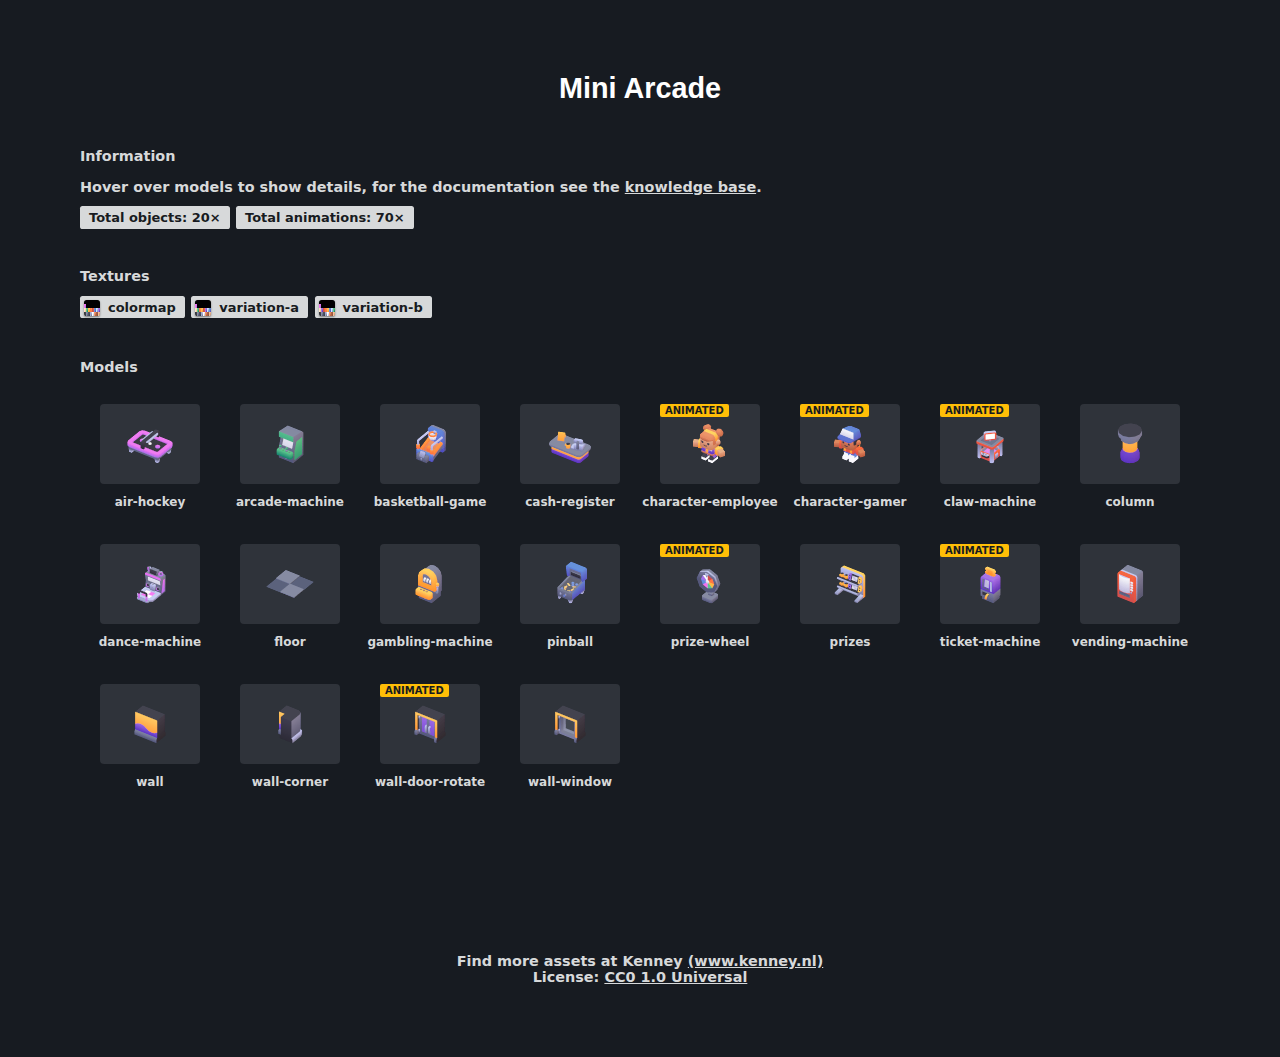
<file: static/assets/kenney_mini-arcade/Overview.html>
<!doctype html>

<html lang="en">
<head>
	<meta charset="utf-8">

	<title>Mini Arcade</title>
	
	<meta name="description" content="Game assets overview">
	<meta name="author" content="Kenney">

</head>

<body>

	<div class='container header'><h1>Mini Arcade</h1></div>
	
	<div class='container content'>
	
		<p><strong>Information</strong></p>
		
		<p>Hover over models to show details, for the documentation see the <a target='_blank' href='https://kenney.nl/knowledge-base/game-assets-3d/importing-3d-models-into-game-engines'>knowledge base</a>.</p>
		
		<p>
			<span class='data'><strong>Total objects:</strong> 20×</span><span class='data'><strong>Total animations:</strong> 70×</span>
		</p>
		
	</div>
	
	<div class='container content'>
	
		<p><strong>Textures</strong></p>
		
		<p><a href='Models/FBX format/Textures/colormap.png' target='_blank' class='data no-padding'><span class='swatch' style='background-image: url("Models/FBX format/Textures/colormap.png")'></span>colormap</a><a href='Models/Textures/variation-a.png' target='_blank' class='data no-padding'><span class='swatch' style='background-image: url("Models/Textures/variation-a.png")'></span>variation-a</a><a href='Models/Textures/variation-b.png' target='_blank' class='data no-padding'><span class='swatch' style='background-image: url("Models/Textures/variation-b.png")'></span>variation-b</a></p>
		
	</div>
	
	<div class='container content'>
	
		<p style='margin-bottom:2em'><strong>Models</strong></p>
		
		<div title='716 vertices • 3 group(s) • 0 animation(s)' class='package'><img src='Previews/air-hockey.png'/><br>air-hockey</div>
<div title='724 vertices • 0 group(s) • 0 animation(s)' class='package'><img src='Previews/arcade-machine.png'/><br>arcade-machine</div>
<div title='910 vertices • 1 group(s) • 0 animation(s)' class='package'><img src='Previews/basketball-game.png'/><br>basketball-game</div>
<div title='454 vertices • 0 group(s) • 0 animation(s)' class='package'><img src='Previews/cash-register.png'/><br>cash-register</div>
<div title='898 vertices • 1 group(s) • 32 animation(s)' class='package'><span class='animated'>Animated</span><img src='Previews/character-employee.png'/><br>character-employee</div>
<div title='844 vertices • 1 group(s) • 32 animation(s)' class='package'><span class='animated'>Animated</span><img src='Previews/character-gamer.png'/><br>character-gamer</div>
<div title='1304 vertices • 2 group(s) • 1 animation(s)' class='package'><span class='animated'>Animated</span><img src='Previews/claw-machine.png'/><br>claw-machine</div>
<div title='336 vertices • 0 group(s) • 0 animation(s)' class='package'><img src='Previews/column.png'/><br>column</div>
<div title='1158 vertices • 1 group(s) • 0 animation(s)' class='package'><img src='Previews/dance-machine.png'/><br>dance-machine</div>
<div title='46 vertices • 0 group(s) • 0 animation(s)' class='package'><img src='Previews/floor.png'/><br>floor</div>
<div title='1031 vertices • 0 group(s) • 0 animation(s)' class='package'><img src='Previews/gambling-machine.png'/><br>gambling-machine</div>
<div title='1084 vertices • 1 group(s) • 0 animation(s)' class='package'><img src='Previews/pinball.png'/><br>pinball</div>
<div title='370 vertices • 1 group(s) • 1 animation(s)' class='package'><span class='animated'>Animated</span><img src='Previews/prize-wheel.png'/><br>prize-wheel</div>
<div title='784 vertices • 0 group(s) • 0 animation(s)' class='package'><img src='Previews/prizes.png'/><br>prizes</div>
<div title='465 vertices • 1 group(s) • 1 animation(s)' class='package'><span class='animated'>Animated</span><img src='Previews/ticket-machine.png'/><br>ticket-machine</div>
<div title='280 vertices • 0 group(s) • 0 animation(s)' class='package'><img src='Previews/vending-machine.png'/><br>vending-machine</div>
<div title='68 vertices • 0 group(s) • 0 animation(s)' class='package'><img src='Previews/wall.png'/><br>wall</div>
<div title='118 vertices • 0 group(s) • 0 animation(s)' class='package'><img src='Previews/wall-corner.png'/><br>wall-corner</div>
<div title='500 vertices • 3 group(s) • 3 animation(s)' class='package'><span class='animated'>Animated</span><img src='Previews/wall-door-rotate.png'/><br>wall-door-rotate</div>
<div title='240 vertices • 1 group(s) • 0 animation(s)' class='package'><img src='Previews/wall-window.png'/><br>wall-window</div>

		
	</div>
	
	<div class='clear'></div>
	
	<div class='container footer'>
	
		Find more assets at Kenney <a href='https://kenney.nl/assets'>(www.kenney.nl)</a><br>
		
		License: <a href='https://creativecommons.org/publicdomain/zero/1.0/'>CC0 1.0 Universal</a>
	
	</div>

</body>

	<style>
	
		body{
		
			font-family:system-ui;
			font-size:0.9em;
			font-weight:600;
			
			color:#d7d9da;
			background-color:#171B21;
			
			margin-top:5em;
			margin-bottom:5em;
			
			overflow-y:scroll;
			
		}
		
		h1{
		
			color:#FFFFFF;
			font-family:sans-serif;
			margin-bottom:1.2em;
		
		}
		
		a{ color:#d7d9da; }
		a:hover{ color:#ffbe07; }
	
		.container{
		
			max-width:1120px;
			margin:0 auto;
			
		}
		
		.container.header{
		
			text-align:center;
			margin-bottom:2.5em
		
		}
		
		.container.content{ margin-top:3em; }
		
		.container.footer{
		
			margin-top:1em;
			text-align:center
		
		}
	
		.package{
		
			float:left;
		
			width:12.5%;
			min-width:104px;
			
			height:140px;
			
			text-align:center;
			
			color:#d7d9da;
			text-decoration:none;
			
			font-size:12px;
			
			position:relative;
			
		}
		
		.package img{
		
			background-color:#2f333a;
			padding:8px 18px;
			border-radius:4px;
	
			width:64px;
			margin-bottom:8px;
		
		}
		
		.package img:hover{ background-color:#ECECEC; }
		
		.data{
		
			color: #171b21;
			background-color: #d7d9da;
			padding: 0.3em 0.7em;
			border-radius: 0.2em;
			font-size: 90%;
			
			margin-right:0.5em;
			text-decoration:none;
			
		}
		
		.data:hover{ background-color:#ffbe07; color:#171b21; }
		.no-padding{ padding-left:4px; }
		
		.swatch{
		
			display:inline-block;
		
			width: 16px; height: 16px;
			vertical-align: text-top;
			border-radius: 0.2em;
			
			margin-right: 8px;
			
			box-shadow: 0px 1px 2px #00000070;
			
			background-size:cover;
			
		}
		
		.animated{
		
			position: absolute;
			color: #171b21;
			background-color: #ffbe07;
			padding: 1px 5px;
			text-transform: uppercase;
			font-size: 10px;
			font-weight: bold;
			border-radius: 2px;
			pointer-events: none;
		
		}
	
		.clear{ clear:both; height:8em }
	
	</style>
	
</html>
</file>
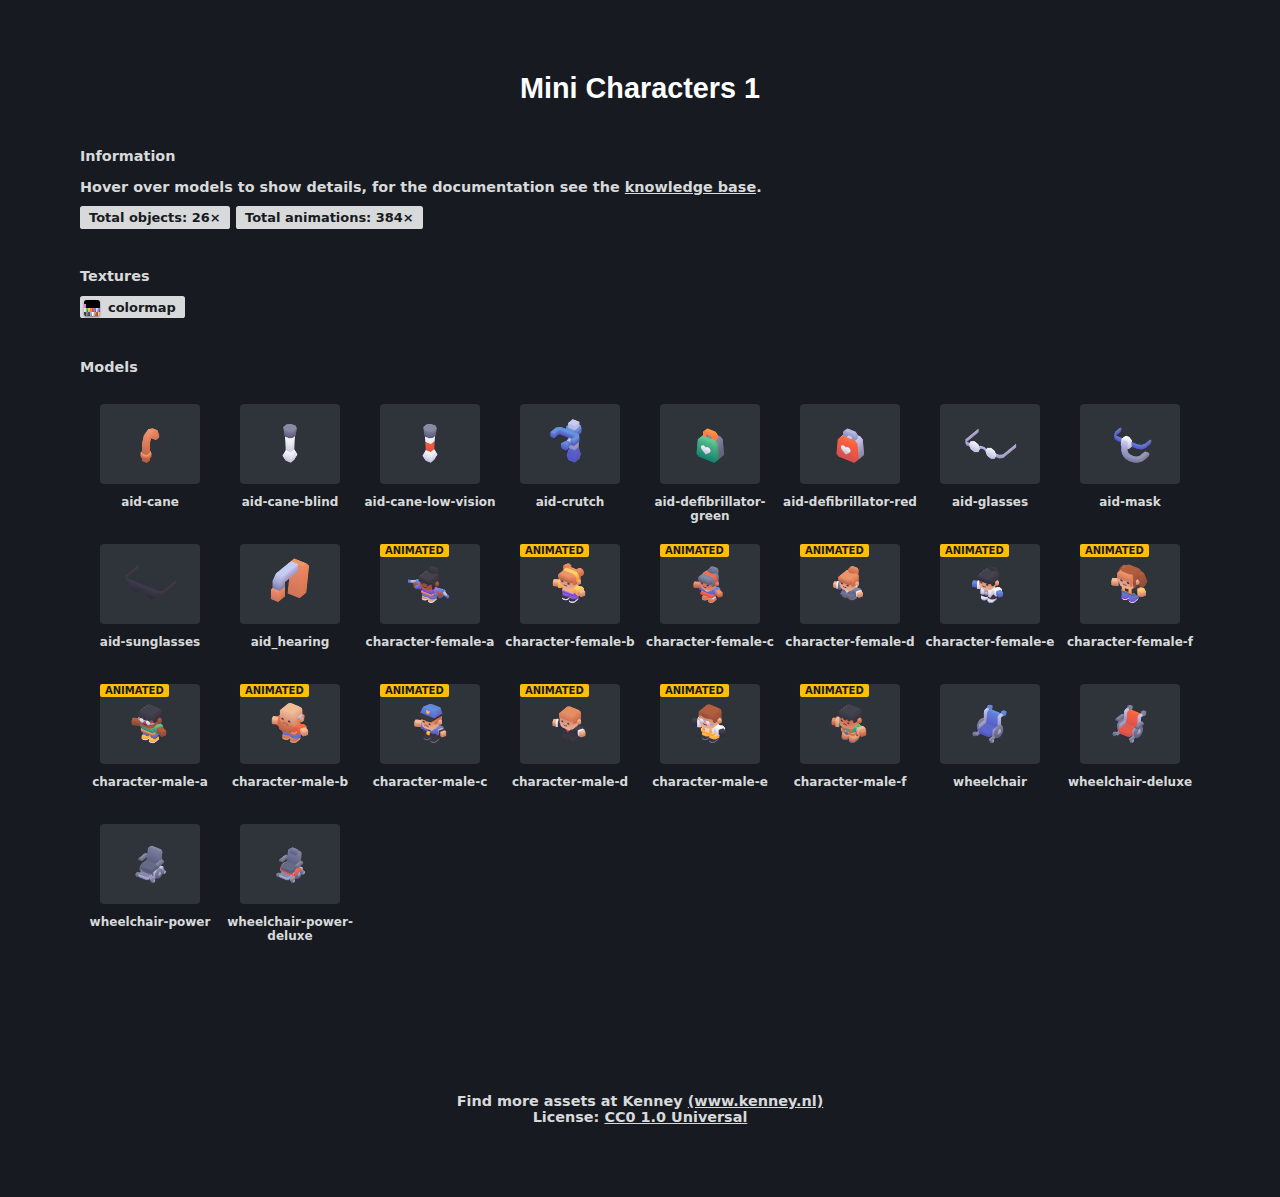
<file: static/assets/kenney_mini-characters/Overview.html>
<!doctype html>

<html lang="en">
<head>
	<meta charset="utf-8">

	<title>Mini Characters 1</title>
	
	<meta name="description" content="Game assets overview">
	<meta name="author" content="Kenney">

</head>

<body>

	<div class='container header'><h1>Mini Characters 1</h1></div>
	
	<div class='container content'>
	
		<p><strong>Information</strong></p>
		
		<p>Hover over models to show details, for the documentation see the <a target='_blank' href='https://kenney.nl/knowledge-base/game-assets-3d/importing-3d-models-into-game-engines'>knowledge base</a>.</p>
		
		<p>
			<span class='data'><strong>Total objects:</strong> 26×</span><span class='data'><strong>Total animations:</strong> 384×</span>
		</p>
		
	</div>
	
	<div class='container content'>
	
		<p><strong>Textures</strong></p>
		
		<p><a href='Models/FBX format/Textures/colormap.png' target='_blank' class='data no-padding'><span class='swatch' style='background-image: url("Models/FBX format/Textures/colormap.png")'></span>colormap</a></p>
		
	</div>
	
	<div class='container content'>
	
		<p style='margin-bottom:2em'><strong>Models</strong></p>
		
		<div title='132 vertices • 0 group(s) • 0 animation(s)' class='package'><img src='Previews/aid-cane.png'/><br>aid-cane</div>
<div title='84 vertices • 0 group(s) • 0 animation(s)' class='package'><img src='Previews/aid-cane-blind.png'/><br>aid-cane-blind</div>
<div title='92 vertices • 0 group(s) • 0 animation(s)' class='package'><img src='Previews/aid-cane-low-vision.png'/><br>aid-cane-low-vision</div>
<div title='256 vertices • 1 group(s) • 0 animation(s)' class='package'><img src='Previews/aid-crutch.png'/><br>aid-crutch</div>
<div title='144 vertices • 1 group(s) • 0 animation(s)' class='package'><img src='Previews/aid-defibrillator-green.png'/><br>aid-defibrillator-green</div>
<div title='144 vertices • 1 group(s) • 0 animation(s)' class='package'><img src='Previews/aid-defibrillator-red.png'/><br>aid-defibrillator-red</div>
<div title='82 vertices • 0 group(s) • 0 animation(s)' class='package'><img src='Previews/aid-glasses.png'/><br>aid-glasses</div>
<div title='268 vertices • 0 group(s) • 0 animation(s)' class='package'><img src='Previews/aid-mask.png'/><br>aid-mask</div>
<div title='90 vertices • 0 group(s) • 0 animation(s)' class='package'><img src='Previews/aid-sunglasses.png'/><br>aid-sunglasses</div>
<div title='88 vertices • 0 group(s) • 0 animation(s)' class='package'><img src='Previews/aid_hearing.png'/><br>aid_hearing</div>
<div title='1576 vertices • 1 group(s) • 32 animation(s)' class='package'><span class='animated'>Animated</span><img src='Previews/character-female-a.png'/><br>character-female-a</div>
<div title='1322 vertices • 1 group(s) • 32 animation(s)' class='package'><span class='animated'>Animated</span><img src='Previews/character-female-b.png'/><br>character-female-b</div>
<div title='1322 vertices • 1 group(s) • 32 animation(s)' class='package'><span class='animated'>Animated</span><img src='Previews/character-female-c.png'/><br>character-female-c</div>
<div title='1401 vertices • 1 group(s) • 32 animation(s)' class='package'><span class='animated'>Animated</span><img src='Previews/character-female-d.png'/><br>character-female-d</div>
<div title='1270 vertices • 1 group(s) • 32 animation(s)' class='package'><span class='animated'>Animated</span><img src='Previews/character-female-e.png'/><br>character-female-e</div>
<div title='1410 vertices • 1 group(s) • 32 animation(s)' class='package'><span class='animated'>Animated</span><img src='Previews/character-female-f.png'/><br>character-female-f</div>
<div title='1259 vertices • 1 group(s) • 32 animation(s)' class='package'><span class='animated'>Animated</span><img src='Previews/character-male-a.png'/><br>character-male-a</div>
<div title='1266 vertices • 1 group(s) • 32 animation(s)' class='package'><span class='animated'>Animated</span><img src='Previews/character-male-b.png'/><br>character-male-b</div>
<div title='1455 vertices • 1 group(s) • 32 animation(s)' class='package'><span class='animated'>Animated</span><img src='Previews/character-male-c.png'/><br>character-male-c</div>
<div title='1239 vertices • 1 group(s) • 32 animation(s)' class='package'><span class='animated'>Animated</span><img src='Previews/character-male-d.png'/><br>character-male-d</div>
<div title='1208 vertices • 1 group(s) • 32 animation(s)' class='package'><span class='animated'>Animated</span><img src='Previews/character-male-e.png'/><br>character-male-e</div>
<div title='1291 vertices • 1 group(s) • 32 animation(s)' class='package'><span class='animated'>Animated</span><img src='Previews/character-male-f.png'/><br>character-male-f</div>
<div title='1058 vertices • 0 group(s) • 0 animation(s)' class='package'><img src='Previews/wheelchair.png'/><br>wheelchair</div>
<div title='1134 vertices • 0 group(s) • 0 animation(s)' class='package'><img src='Previews/wheelchair-deluxe.png'/><br>wheelchair-deluxe</div>
<div title='1446 vertices • 0 group(s) • 0 animation(s)' class='package'><img src='Previews/wheelchair-power.png'/><br>wheelchair-power</div>
<div title='1714 vertices • 0 group(s) • 0 animation(s)' class='package'><img src='Previews/wheelchair-power-deluxe.png'/><br>wheelchair-power-deluxe</div>

		
	</div>
	
	<div class='clear'></div>
	
	<div class='container footer'>
	
		Find more assets at Kenney <a href='https://kenney.nl/assets'>(www.kenney.nl)</a><br>
		
		License: <a href='https://creativecommons.org/publicdomain/zero/1.0/'>CC0 1.0 Universal</a>
	
	</div>

</body>

	<style>
	
		body{
		
			font-family:system-ui;
			font-size:0.9em;
			font-weight:600;
			
			color:#d7d9da;
			background-color:#171B21;
			
			margin-top:5em;
			margin-bottom:5em;
			
			overflow-y:scroll;
			
		}
		
		h1{
		
			color:#FFFFFF;
			font-family:sans-serif;
			margin-bottom:1.2em;
		
		}
		
		a{ color:#d7d9da; }
		a:hover{ color:#ffbe07; }
	
		.container{
		
			max-width:1120px;
			margin:0 auto;
			
		}
		
		.container.header{
		
			text-align:center;
			margin-bottom:2.5em
		
		}
		
		.container.content{ margin-top:3em; }
		
		.container.footer{
		
			margin-top:1em;
			text-align:center
		
		}
	
		.package{
		
			float:left;
		
			width:12.5%;
			min-width:104px;
			
			height:140px;
			
			text-align:center;
			
			color:#d7d9da;
			text-decoration:none;
			
			font-size:12px;
			
			position:relative;
			
		}
		
		.package img{
		
			background-color:#2f333a;
			padding:8px 18px;
			border-radius:4px;
	
			width:64px;
			margin-bottom:8px;
		
		}
		
		.package img:hover{ background-color:#ECECEC; }
		
		.data{
		
			color: #171b21;
			background-color: #d7d9da;
			padding: 0.3em 0.7em;
			border-radius: 0.2em;
			font-size: 90%;
			
			margin-right:0.5em;
			text-decoration:none;
			
		}
		
		.data:hover{ background-color:#ffbe07; color:#171b21; }
		.no-padding{ padding-left:4px; }
		
		.swatch{
		
			display:inline-block;
		
			width: 16px; height: 16px;
			vertical-align: text-top;
			border-radius: 0.2em;
			
			margin-right: 8px;
			
			box-shadow: 0px 1px 2px #00000070;
			
			background-size:cover;
			
		}
		
		.animated{
		
			position: absolute;
			color: #171b21;
			background-color: #ffbe07;
			padding: 1px 5px;
			text-transform: uppercase;
			font-size: 10px;
			font-weight: bold;
			border-radius: 2px;
			pointer-events: none;
		
		}
	
		.clear{ clear:both; height:8em }
	
	</style>
	
</html>
</file>
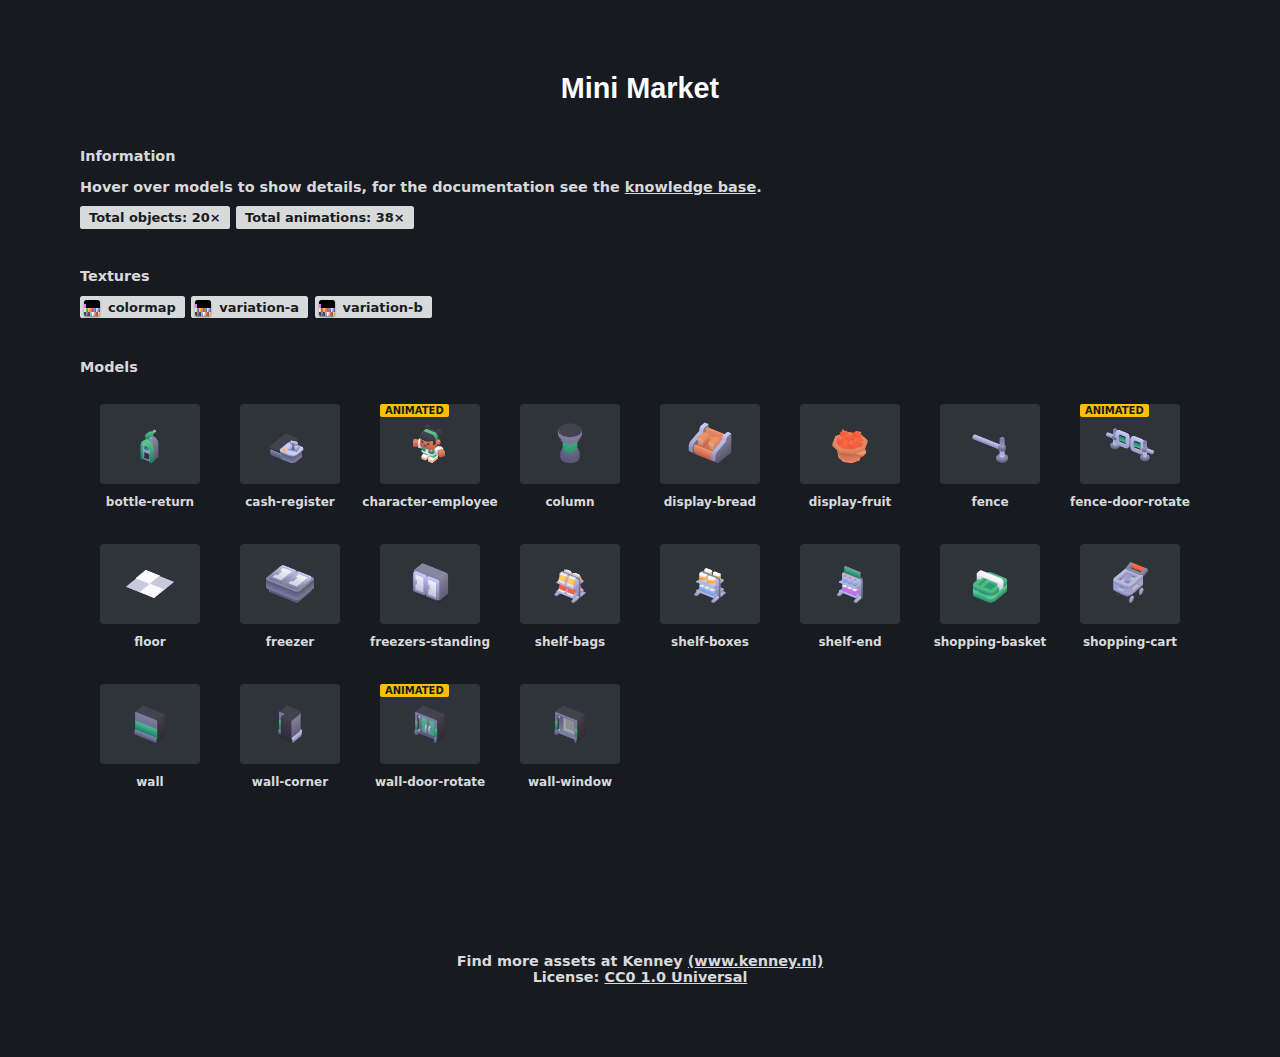
<file: static/assets/kenney_mini-market/Overview.html>
<!doctype html>

<html lang="en">
<head>
	<meta charset="utf-8">

	<title>Mini Market</title>
	
	<meta name="description" content="Game assets overview">
	<meta name="author" content="Kenney">

</head>

<body>

	<div class='container header'><h1>Mini Market</h1></div>
	
	<div class='container content'>
	
		<p><strong>Information</strong></p>
		
		<p>Hover over models to show details, for the documentation see the <a target='_blank' href='https://kenney.nl/knowledge-base/game-assets-3d/importing-3d-models-into-game-engines'>knowledge base</a>.</p>
		
		<p>
			<span class='data'><strong>Total objects:</strong> 20×</span><span class='data'><strong>Total animations:</strong> 38×</span>
		</p>
		
	</div>
	
	<div class='container content'>
	
		<p><strong>Textures</strong></p>
		
		<p><a href='Models/FBX format/Textures/colormap.png' target='_blank' class='data no-padding'><span class='swatch' style='background-image: url("Models/FBX format/Textures/colormap.png")'></span>colormap</a><a href='Models/Textures/variation-a.png' target='_blank' class='data no-padding'><span class='swatch' style='background-image: url("Models/Textures/variation-a.png")'></span>variation-a</a><a href='Models/Textures/variation-b.png' target='_blank' class='data no-padding'><span class='swatch' style='background-image: url("Models/Textures/variation-b.png")'></span>variation-b</a></p>
		
	</div>
	
	<div class='container content'>
	
		<p style='margin-bottom:2em'><strong>Models</strong></p>
		
		<div title='568 vertices • 0 group(s) • 0 animation(s)' class='package'><img src='Previews/bottle-return.png'/><br>bottle-return</div>
<div title='361 vertices • 0 group(s) • 0 animation(s)' class='package'><img src='Previews/cash-register.png'/><br>cash-register</div>
<div title='890 vertices • 1 group(s) • 32 animation(s)' class='package'><span class='animated'>Animated</span><img src='Previews/character-employee.png'/><br>character-employee</div>
<div title='336 vertices • 0 group(s) • 0 animation(s)' class='package'><img src='Previews/column.png'/><br>column</div>
<div title='646 vertices • 2 group(s) • 0 animation(s)' class='package'><img src='Previews/display-bread.png'/><br>display-bread</div>
<div title='1192 vertices • 0 group(s) • 0 animation(s)' class='package'><img src='Previews/display-fruit.png'/><br>display-fruit</div>
<div title='136 vertices • 0 group(s) • 0 animation(s)' class='package'><img src='Previews/fence.png'/><br>fence</div>
<div title='480 vertices • 2 group(s) • 3 animation(s)' class='package'><span class='animated'>Animated</span><img src='Previews/fence-door-rotate.png'/><br>fence-door-rotate</div>
<div title='46 vertices • 0 group(s) • 0 animation(s)' class='package'><img src='Previews/floor.png'/><br>floor</div>
<div title='292 vertices • 0 group(s) • 0 animation(s)' class='package'><img src='Previews/freezer.png'/><br>freezer</div>
<div title='264 vertices • 0 group(s) • 0 animation(s)' class='package'><img src='Previews/freezers-standing.png'/><br>freezers-standing</div>
<div title='1308 vertices • 8 group(s) • 0 animation(s)' class='package'><img src='Previews/shelf-bags.png'/><br>shelf-bags</div>
<div title='856 vertices • 10 group(s) • 0 animation(s)' class='package'><img src='Previews/shelf-boxes.png'/><br>shelf-boxes</div>
<div title='690 vertices • 7 group(s) • 0 animation(s)' class='package'><img src='Previews/shelf-end.png'/><br>shelf-end</div>
<div title='464 vertices • 0 group(s) • 0 animation(s)' class='package'><img src='Previews/shopping-basket.png'/><br>shopping-basket</div>
<div title='638 vertices • 0 group(s) • 0 animation(s)' class='package'><img src='Previews/shopping-cart.png'/><br>shopping-cart</div>
<div title='54 vertices • 0 group(s) • 0 animation(s)' class='package'><img src='Previews/wall.png'/><br>wall</div>
<div title='114 vertices • 0 group(s) • 0 animation(s)' class='package'><img src='Previews/wall-corner.png'/><br>wall-corner</div>
<div title='512 vertices • 3 group(s) • 3 animation(s)' class='package'><span class='animated'>Animated</span><img src='Previews/wall-door-rotate.png'/><br>wall-door-rotate</div>
<div title='252 vertices • 1 group(s) • 0 animation(s)' class='package'><img src='Previews/wall-window.png'/><br>wall-window</div>

		
	</div>
	
	<div class='clear'></div>
	
	<div class='container footer'>
	
		Find more assets at Kenney <a href='https://kenney.nl/assets'>(www.kenney.nl)</a><br>
		
		License: <a href='https://creativecommons.org/publicdomain/zero/1.0/'>CC0 1.0 Universal</a>
	
	</div>

</body>

	<style>
	
		body{
		
			font-family:system-ui;
			font-size:0.9em;
			font-weight:600;
			
			color:#d7d9da;
			background-color:#171B21;
			
			margin-top:5em;
			margin-bottom:5em;
			
			overflow-y:scroll;
			
		}
		
		h1{
		
			color:#FFFFFF;
			font-family:sans-serif;
			margin-bottom:1.2em;
		
		}
		
		a{ color:#d7d9da; }
		a:hover{ color:#ffbe07; }
	
		.container{
		
			max-width:1120px;
			margin:0 auto;
			
		}
		
		.container.header{
		
			text-align:center;
			margin-bottom:2.5em
		
		}
		
		.container.content{ margin-top:3em; }
		
		.container.footer{
		
			margin-top:1em;
			text-align:center
		
		}
	
		.package{
		
			float:left;
		
			width:12.5%;
			min-width:104px;
			
			height:140px;
			
			text-align:center;
			
			color:#d7d9da;
			text-decoration:none;
			
			font-size:12px;
			
			position:relative;
			
		}
		
		.package img{
		
			background-color:#2f333a;
			padding:8px 18px;
			border-radius:4px;
	
			width:64px;
			margin-bottom:8px;
		
		}
		
		.package img:hover{ background-color:#ECECEC; }
		
		.data{
		
			color: #171b21;
			background-color: #d7d9da;
			padding: 0.3em 0.7em;
			border-radius: 0.2em;
			font-size: 90%;
			
			margin-right:0.5em;
			text-decoration:none;
			
		}
		
		.data:hover{ background-color:#ffbe07; color:#171b21; }
		.no-padding{ padding-left:4px; }
		
		.swatch{
		
			display:inline-block;
		
			width: 16px; height: 16px;
			vertical-align: text-top;
			border-radius: 0.2em;
			
			margin-right: 8px;
			
			box-shadow: 0px 1px 2px #00000070;
			
			background-size:cover;
			
		}
		
		.animated{
		
			position: absolute;
			color: #171b21;
			background-color: #ffbe07;
			padding: 1px 5px;
			text-transform: uppercase;
			font-size: 10px;
			font-weight: bold;
			border-radius: 2px;
			pointer-events: none;
		
		}
	
		.clear{ clear:both; height:8em }
	
	</style>
	
</html>
</file>
